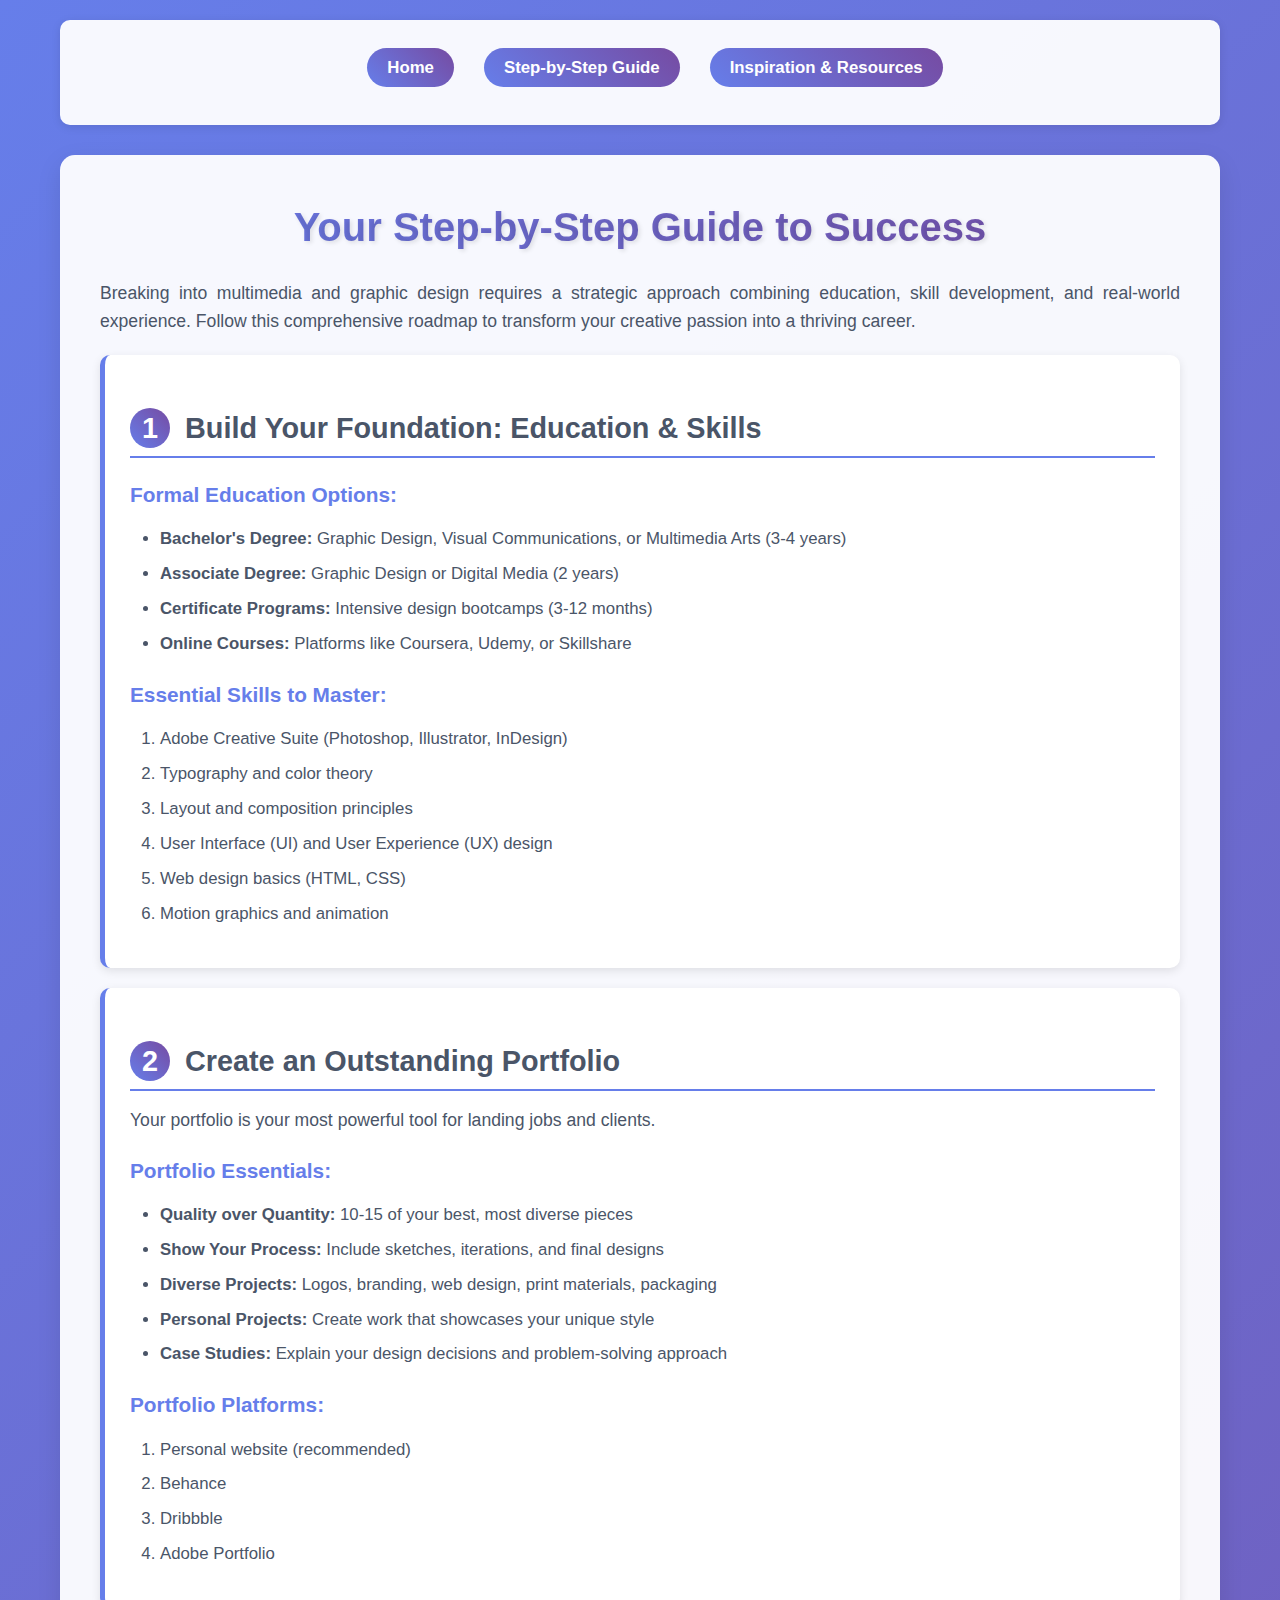
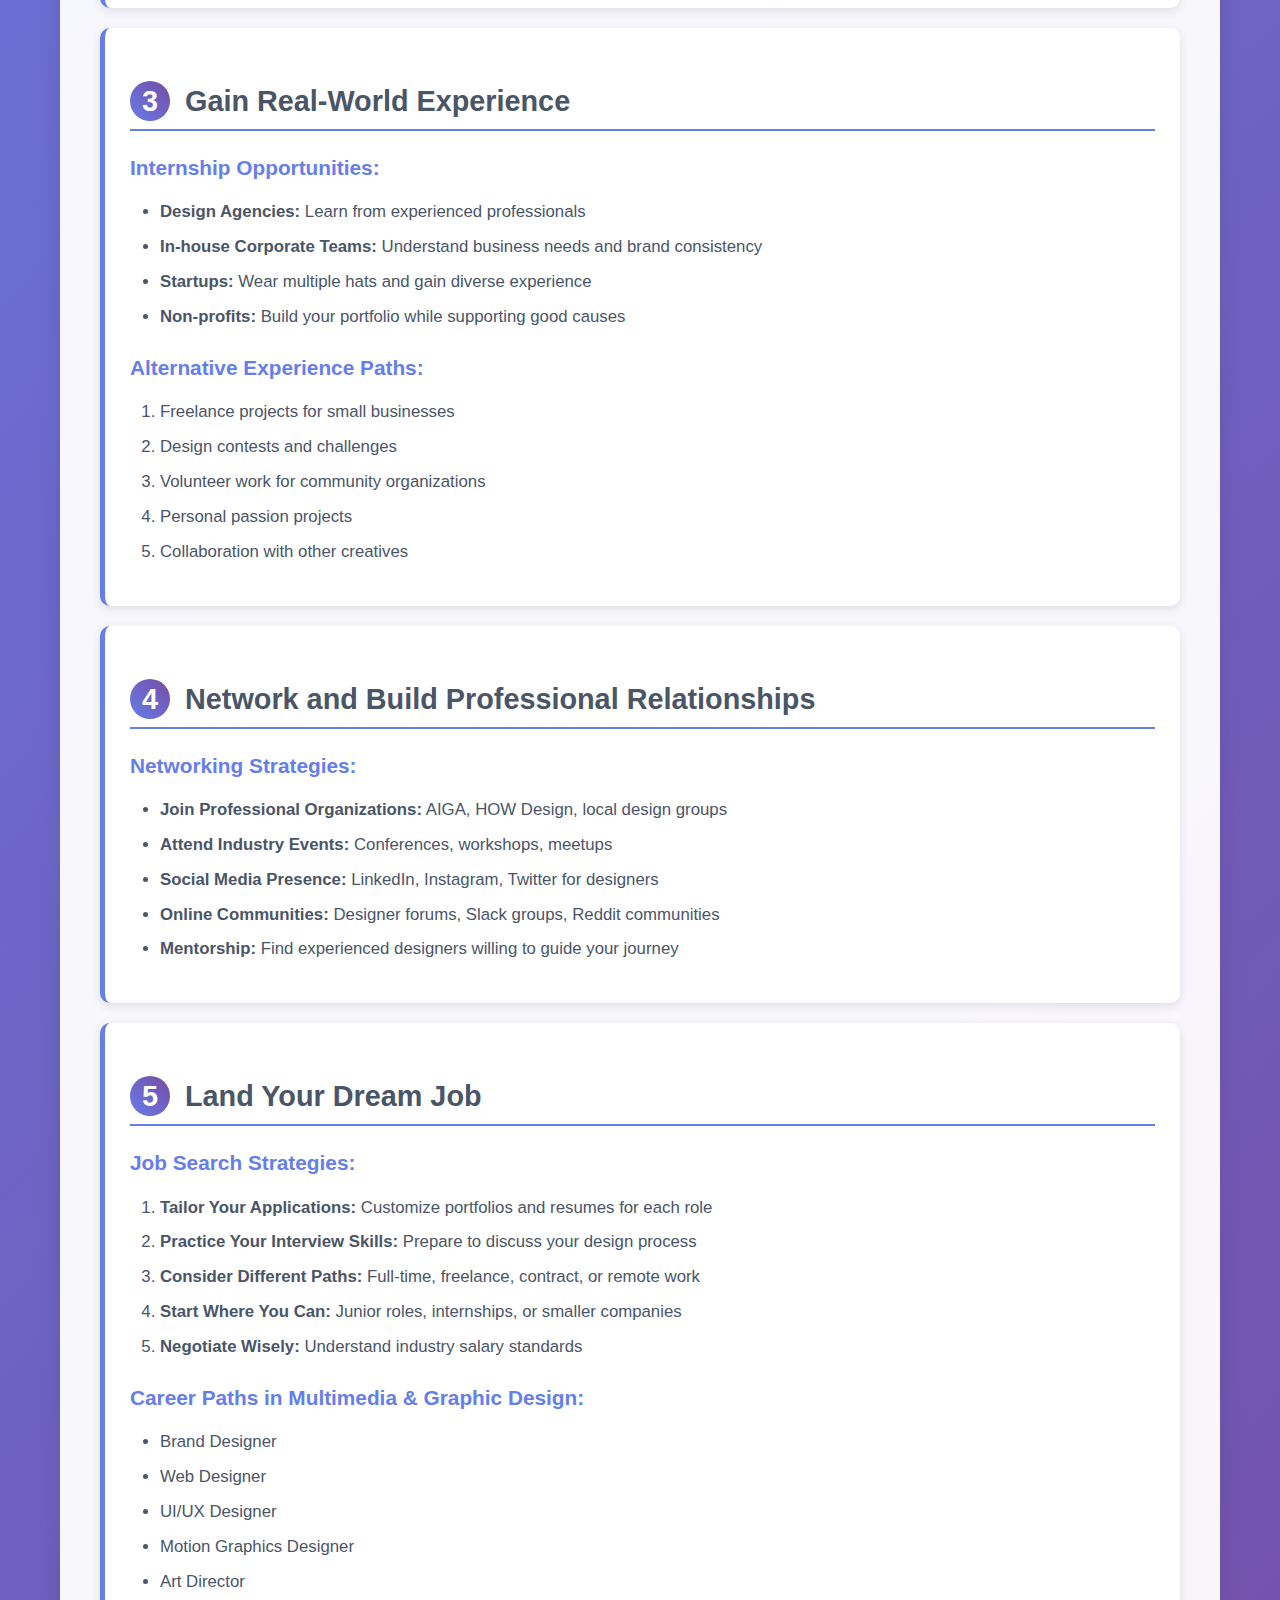
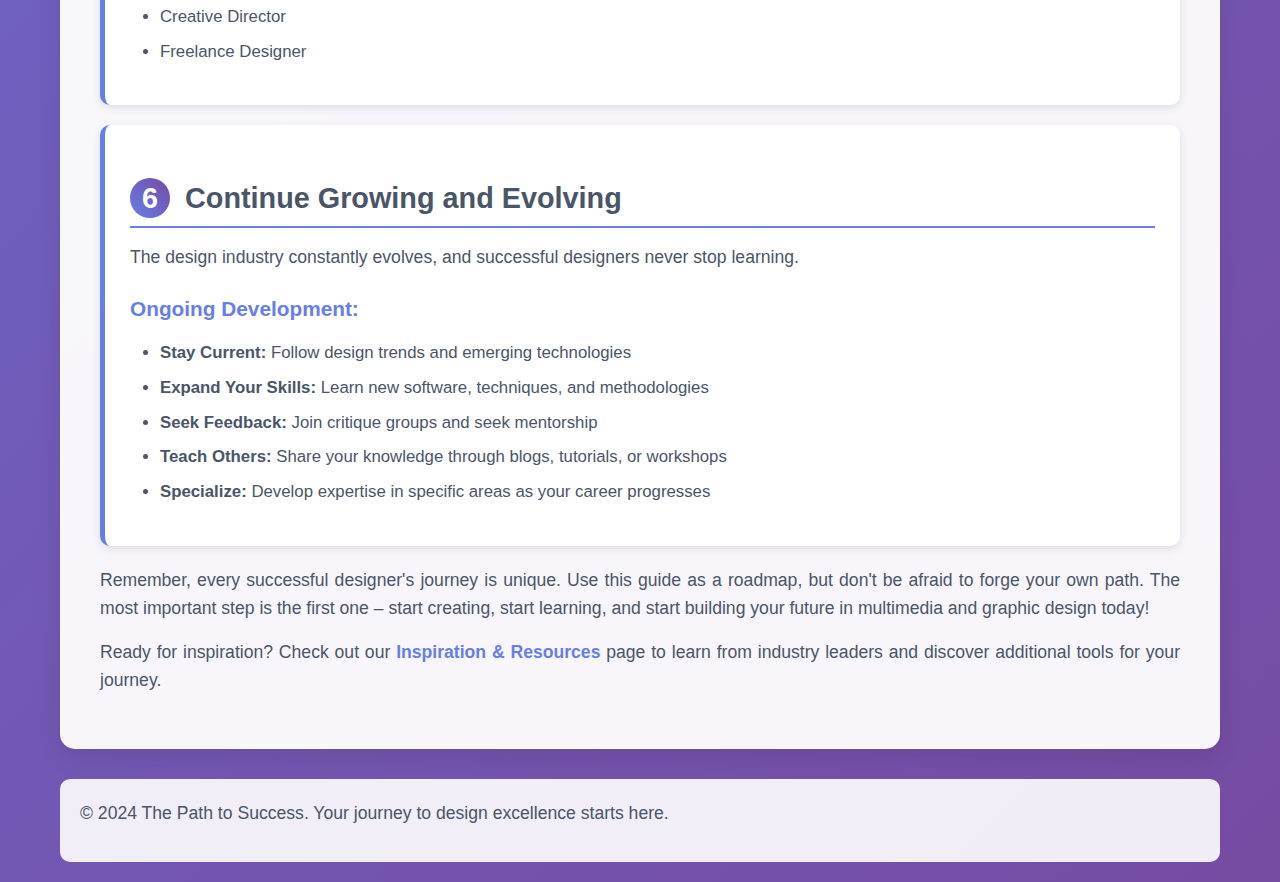
<file: guide.html>
<!DOCTYPE html>
<html lang="en">
<head>
    <meta charset="UTF-8">
    <meta name="viewport" content="width=device-width, initial-scale=1.0">
    <title>Step-by-Step Guide - The Path to Success</title>
    <link rel="stylesheet" href="styles.css">
</head>
<body>
    <div class="container">
        <header>
            <nav>
                <ul>
                    <li><a href="index.html">Home</a></li>
                    <li><a href="guide.html">Step-by-Step Guide</a></li>
                    <li><a href="inspiration.html">Inspiration & Resources</a></li>
                </ul>
            </nav>
        </header>

        <main>
            <h1>Your Step-by-Step Guide to Success</h1>
            
            <p>
                Breaking into multimedia and graphic design requires a strategic approach combining education, 
                skill development, and real-world experience. Follow this comprehensive roadmap to transform 
                your creative passion into a thriving career.
            </p>

            <div class="step-card">
                <h2><span class="step-number">1</span>Build Your Foundation: Education & Skills</h2>
                <h3>Formal Education Options:</h3>
                <ul>
                    <li><strong>Bachelor's Degree:</strong> Graphic Design, Visual Communications, or Multimedia Arts (3-4 years)</li>
                    <li><strong>Associate Degree:</strong> Graphic Design or Digital Media (2 years)</li>
                    <li><strong>Certificate Programs:</strong> Intensive design bootcamps (3-12 months)</li>
                    <li><strong>Online Courses:</strong> Platforms like Coursera, Udemy, or Skillshare</li>
                </ul>
                
                <h3>Essential Skills to Master:</h3>
                <ol>
                    <li>Adobe Creative Suite (Photoshop, Illustrator, InDesign)</li>
                    <li>Typography and color theory</li>
                    <li>Layout and composition principles</li>
                    <li>User Interface (UI) and User Experience (UX) design</li>
                    <li>Web design basics (HTML, CSS)</li>
                    <li>Motion graphics and animation</li>
                </ol>
            </div>

            <div class="step-card">
                <h2><span class="step-number">2</span>Create an Outstanding Portfolio</h2>
                <p>Your portfolio is your most powerful tool for landing jobs and clients.</p>
                
                <h3>Portfolio Essentials:</h3>
                <ul>
                    <li><strong>Quality over Quantity:</strong> 10-15 of your best, most diverse pieces</li>
                    <li><strong>Show Your Process:</strong> Include sketches, iterations, and final designs</li>
                    <li><strong>Diverse Projects:</strong> Logos, branding, web design, print materials, packaging</li>
                    <li><strong>Personal Projects:</strong> Create work that showcases your unique style</li>
                    <li><strong>Case Studies:</strong> Explain your design decisions and problem-solving approach</li>
                </ul>

                <h3>Portfolio Platforms:</h3>
                <ol>
                    <li>Personal website (recommended)</li>
                    <li>Behance</li>
                    <li>Dribbble</li>
                    <li>Adobe Portfolio</li>
                </ol>
            </div>

            <div class="step-card">
                <h2><span class="step-number">3</span>Gain Real-World Experience</h2>
                
                <h3>Internship Opportunities:</h3>
                <ul>
                    <li><strong>Design Agencies:</strong> Learn from experienced professionals</li>
                    <li><strong>In-house Corporate Teams:</strong> Understand business needs and brand consistency</li>
                    <li><strong>Startups:</strong> Wear multiple hats and gain diverse experience</li>
                    <li><strong>Non-profits:</strong> Build your portfolio while supporting good causes</li>
                </ul>

                <h3>Alternative Experience Paths:</h3>
                <ol>
                    <li>Freelance projects for small businesses</li>
                    <li>Design contests and challenges</li>
                    <li>Volunteer work for community organizations</li>
                    <li>Personal passion projects</li>
                    <li>Collaboration with other creatives</li>
                </ol>
            </div>

            <div class="step-card">
                <h2><span class="step-number">4</span>Network and Build Professional Relationships</h2>
                
                <h3>Networking Strategies:</h3>
                <ul>
                    <li><strong>Join Professional Organizations:</strong> AIGA, HOW Design, local design groups</li>
                    <li><strong>Attend Industry Events:</strong> Conferences, workshops, meetups</li>
                    <li><strong>Social Media Presence:</strong> LinkedIn, Instagram, Twitter for designers</li>
                    <li><strong>Online Communities:</strong> Designer forums, Slack groups, Reddit communities</li>
                    <li><strong>Mentorship:</strong> Find experienced designers willing to guide your journey</li>
                </ul>
            </div>

            <div class="step-card">
                <h2><span class="step-number">5</span>Land Your Dream Job</h2>
                
                <h3>Job Search Strategies:</h3>
                <ol>
                    <li><strong>Tailor Your Applications:</strong> Customize portfolios and resumes for each role</li>
                    <li><strong>Practice Your Interview Skills:</strong> Prepare to discuss your design process</li>
                    <li><strong>Consider Different Paths:</strong> Full-time, freelance, contract, or remote work</li>
                    <li><strong>Start Where You Can:</strong> Junior roles, internships, or smaller companies</li>
                    <li><strong>Negotiate Wisely:</strong> Understand industry salary standards</li>
                </ol>

                <h3>Career Paths in Multimedia & Graphic Design:</h3>
                <ul>
                    <li>Brand Designer</li>
                    <li>Web Designer</li>
                    <li>UI/UX Designer</li>
                    <li>Motion Graphics Designer</li>
                    <li>Art Director</li>
                    <li>Creative Director</li>
                    <li>Freelance Designer</li>
                </ul>
            </div>

            <div class="step-card">
                <h2><span class="step-number">6</span>Continue Growing and Evolving</h2>
                
                <p>The design industry constantly evolves, and successful designers never stop learning.</p>
                
                <h3>Ongoing Development:</h3>
                <ul>
                    <li><strong>Stay Current:</strong> Follow design trends and emerging technologies</li>
                    <li><strong>Expand Your Skills:</strong> Learn new software, techniques, and methodologies</li>
                    <li><strong>Seek Feedback:</strong> Join critique groups and seek mentorship</li>
                    <li><strong>Teach Others:</strong> Share your knowledge through blogs, tutorials, or workshops</li>
                    <li><strong>Specialize:</strong> Develop expertise in specific areas as your career progresses</li>
                </ul>
            </div>

            <p>
                Remember, every successful designer's journey is unique. Use this guide as a roadmap, but don't be afraid 
                to forge your own path. The most important step is the first one – start creating, start learning, and 
                start building your future in multimedia and graphic design today!
            </p>

            <p>
                Ready for inspiration? Check out our <a href="inspiration.html">Inspiration & Resources</a> page to 
                learn from industry leaders and discover additional tools for your journey.
            </p>
        </main>

        <footer>
            <p>&copy; 2024 The Path to Success. Your journey to design excellence starts here.</p>
        </footer>
    </div>
</body>
</html>
</file>
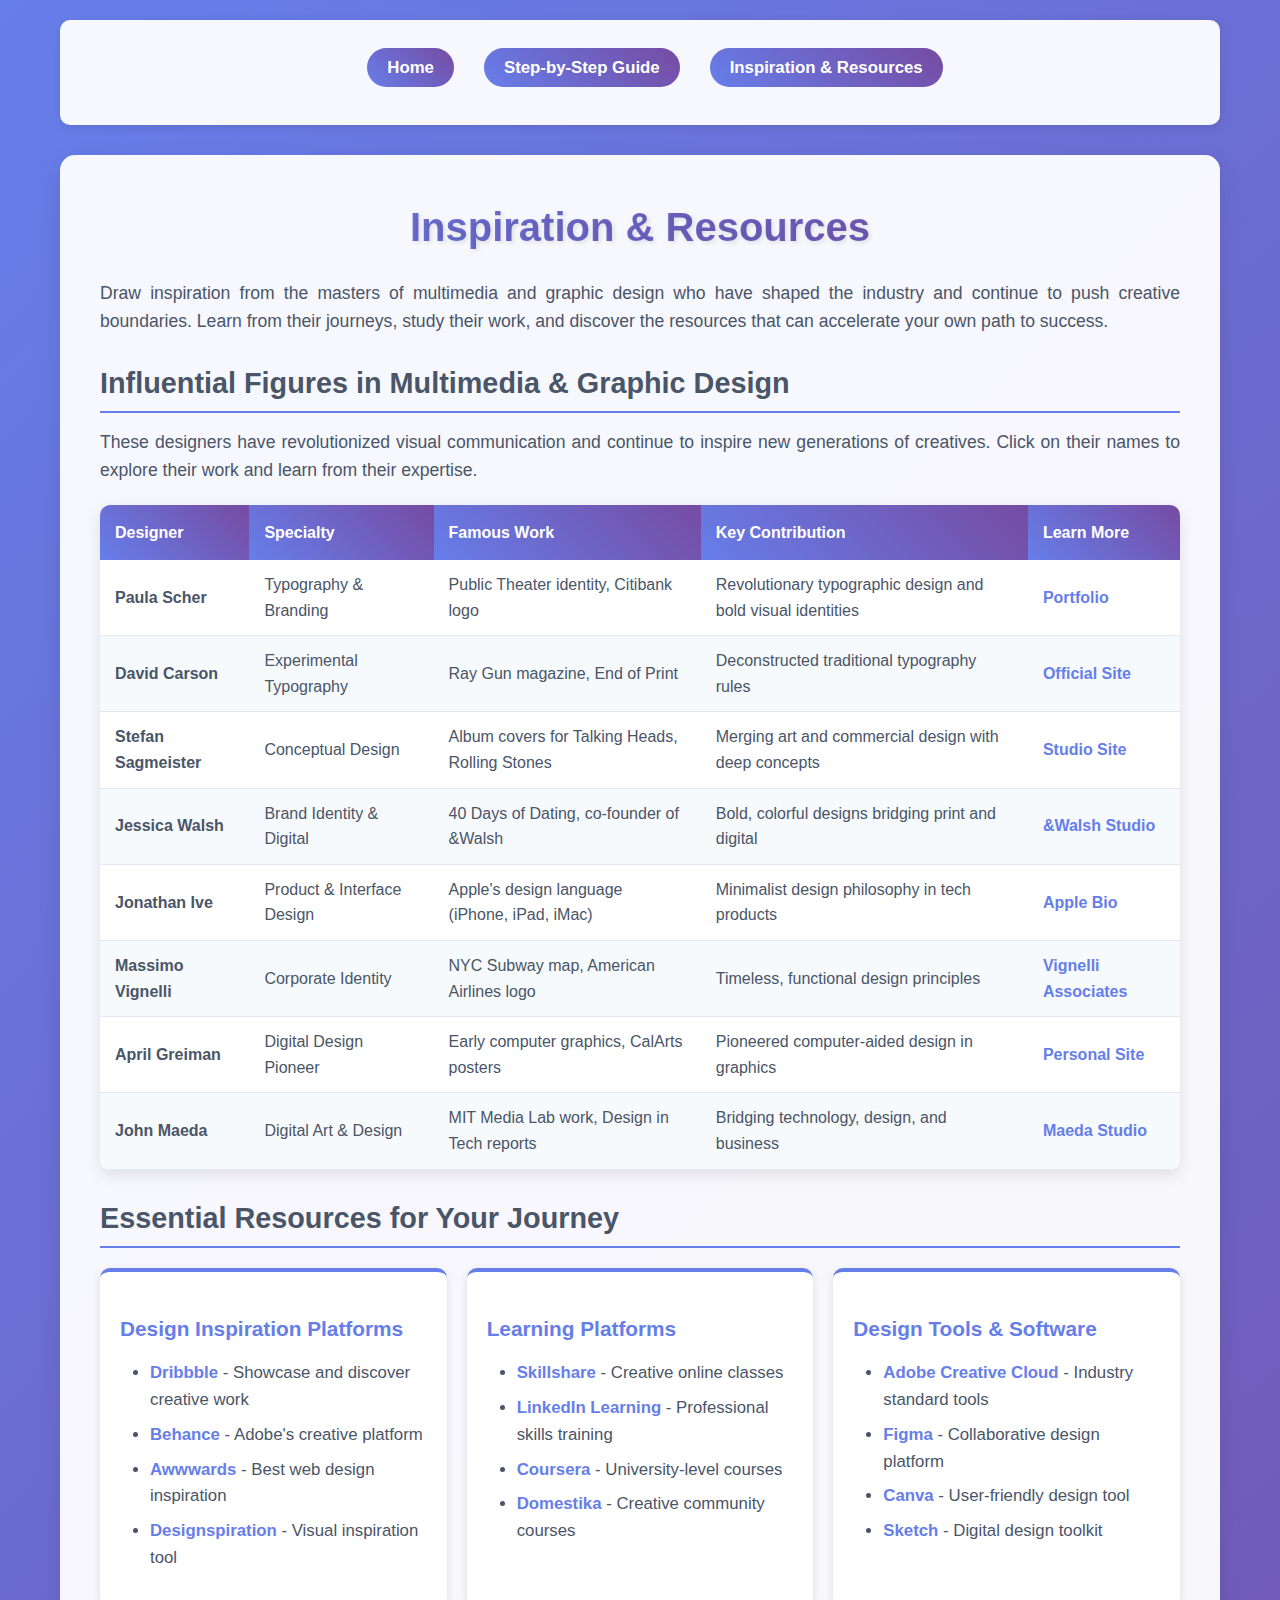
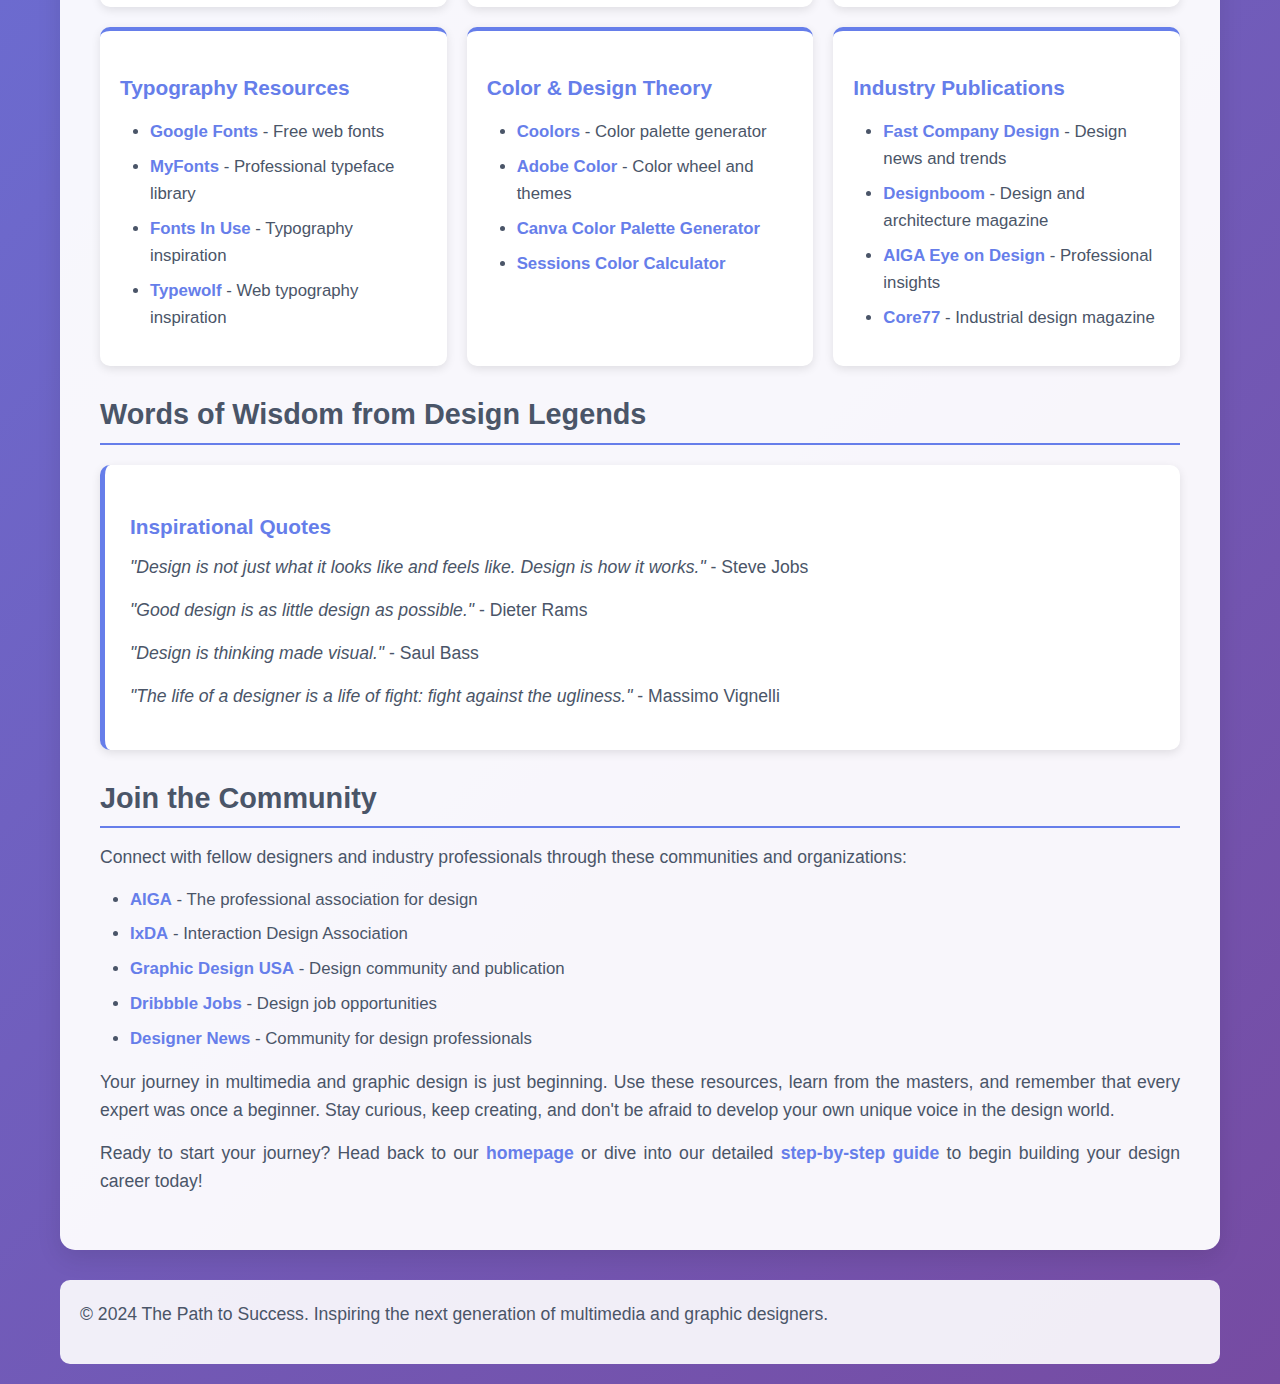
<file: inspiration.html>
<!DOCTYPE html>
<html lang="en">
<head>
    <meta charset="UTF-8">
    <meta name="viewport" content="width=device-width, initial-scale=1.0">
    <title>Inspiration & Resources - The Path to Success</title>
    <link rel="stylesheet" href="styles.css">
</head>
<body>
    <div class="container">
        <header>
            <nav>
                <ul>
                    <li><a href="index.html">Home</a></li>
                    <li><a href="guide.html">Step-by-Step Guide</a></li>
                    <li><a href="inspiration.html">Inspiration & Resources</a></li>
                </ul>
            </nav>
        </header>

        <main>
            <h1>Inspiration & Resources</h1>
            
            <p>
                Draw inspiration from the masters of multimedia and graphic design who have shaped the industry 
                and continue to push creative boundaries. Learn from their journeys, study their work, and 
                discover the resources that can accelerate your own path to success.
            </p>

            <h2>Influential Figures in Multimedia & Graphic Design</h2>
            
            <p>
                These designers have revolutionized visual communication and continue to inspire new generations 
                of creatives. Click on their names to explore their work and learn from their expertise.
            </p>

            <table>
                <thead>
                    <tr>
                        <th>Designer</th>
                        <th>Specialty</th>
                        <th>Famous Work</th>
                        <th>Key Contribution</th>
                        <th>Learn More</th>
                    </tr>
                </thead>
                <tbody>
                    <tr>
                        <td><strong>Paula Scher</strong></td>
                        <td>Typography & Branding</td>
                        <td>Public Theater identity, Citibank logo</td>
                        <td>Revolutionary typographic design and bold visual identities</td>
                        <td><a href="https://www.pentagram.com/about/paula-scher" target="_blank">Portfolio</a></td>
                    </tr>
                    <tr>
                        <td><strong>David Carson</strong></td>
                        <td>Experimental Typography</td>
                        <td>Ray Gun magazine, End of Print</td>
                        <td>Deconstructed traditional typography rules</td>
                        <td><a href="https://www.davidcarsondesign.com" target="_blank">Official Site</a></td>
                    </tr>
                    <tr>
                        <td><strong>Stefan Sagmeister</strong></td>
                        <td>Conceptual Design</td>
                        <td>Album covers for Talking Heads, Rolling Stones</td>
                        <td>Merging art and commercial design with deep concepts</td>
                        <td><a href="https://sagmeisterwalsh.com" target="_blank">Studio Site</a></td>
                    </tr>
                    <tr>
                        <td><strong>Jessica Walsh</strong></td>
                        <td>Brand Identity & Digital</td>
                        <td>40 Days of Dating, co-founder of &Walsh</td>
                        <td>Bold, colorful designs bridging print and digital</td>
                        <td><a href="https://andwalsh.com" target="_blank">&Walsh Studio</a></td>
                    </tr>
                    <tr>
                        <td><strong>Jonathan Ive</strong></td>
                        <td>Product & Interface Design</td>
                        <td>Apple's design language (iPhone, iPad, iMac)</td>
                        <td>Minimalist design philosophy in tech products</td>
                        <td><a href="https://www.apple.com/leadership/jonathan-ive/" target="_blank">Apple Bio</a></td>
                    </tr>
                    <tr>
                        <td><strong>Massimo Vignelli</strong></td>
                        <td>Corporate Identity</td>
                        <td>NYC Subway map, American Airlines logo</td>
                        <td>Timeless, functional design principles</td>
                        <td><a href="https://www.vignelli.com" target="_blank">Vignelli Associates</a></td>
                    </tr>
                    <tr>
                        <td><strong>April Greiman</strong></td>
                        <td>Digital Design Pioneer</td>
                        <td>Early computer graphics, CalArts posters</td>
                        <td>Pioneered computer-aided design in graphics</td>
                        <td><a href="https://www.aprilgreiman.com" target="_blank">Personal Site</a></td>
                    </tr>
                    <tr>
                        <td><strong>John Maeda</strong></td>
                        <td>Digital Art & Design</td>
                        <td>MIT Media Lab work, Design in Tech reports</td>
                        <td>Bridging technology, design, and business</td>
                        <td><a href="https://maedastudio.com" target="_blank">Maeda Studio</a></td>
                    </tr>
                </tbody>
            </table>

            <h2>Essential Resources for Your Journey</h2>

            <div class="resource-grid">
                <div class="resource-card">
                    <h3>Design Inspiration Platforms</h3>
                    <ul>
                        <li><a href="https://dribbble.com" target="_blank">Dribbble</a> - Showcase and discover creative work</li>
                        <li><a href="https://www.behance.net" target="_blank">Behance</a> - Adobe's creative platform</li>
                        <li><a href="https://www.awwwards.com" target="_blank">Awwwards</a> - Best web design inspiration</li>
                        <li><a href="https://designspiration.com" target="_blank">Designspiration</a> - Visual inspiration tool</li>
                    </ul>
                </div>

                <div class="resource-card">
                    <h3>Learning Platforms</h3>
                    <ul>
                        <li><a href="https://www.skillshare.com" target="_blank">Skillshare</a> - Creative online classes</li>
                        <li><a href="https://www.lynda.com" target="_blank">LinkedIn Learning</a> - Professional skills training</li>
                        <li><a href="https://www.coursera.org" target="_blank">Coursera</a> - University-level courses</li>
                        <li><a href="https://www.domestika.org" target="_blank">Domestika</a> - Creative community courses</li>
                    </ul>
                </div>

                <div class="resource-card">
                    <h3>Design Tools & Software</h3>
                    <ul>
                        <li><a href="https://www.adobe.com/creativecloud.html" target="_blank">Adobe Creative Cloud</a> - Industry standard tools</li>
                        <li><a href="https://www.figma.com" target="_blank">Figma</a> - Collaborative design platform</li>
                        <li><a href="https://www.canva.com" target="_blank">Canva</a> - User-friendly design tool</li>
                        <li><a href="https://www.sketch.com" target="_blank">Sketch</a> - Digital design toolkit</li>
                    </ul>
                </div>

                <div class="resource-card">
                    <h3>Typography Resources</h3>
                    <ul>
                        <li><a href="https://fonts.google.com" target="_blank">Google Fonts</a> - Free web fonts</li>
                        <li><a href="https://www.myfonts.com" target="_blank">MyFonts</a> - Professional typeface library</li>
                        <li><a href="https://fontsinuse.com" target="_blank">Fonts In Use</a> - Typography inspiration</li>
                        <li><a href="https://www.typewolf.com" target="_blank">Typewolf</a> - Web typography inspiration</li>
                    </ul>
                </div>

                <div class="resource-card">
                    <h3>Color & Design Theory</h3>
                    <ul>
                        <li><a href="https://coolors.co" target="_blank">Coolors</a> - Color palette generator</li>
                        <li><a href="https://color.adobe.com" target="_blank">Adobe Color</a> - Color wheel and themes</li>
                        <li><a href="https://www.canva.com/colors/" target="_blank">Canva Color Palette Generator</a></li>
                        <li><a href="https://www.sessions.edu/color-calculator/" target="_blank">Sessions Color Calculator</a></li>
                    </ul>
                </div>

                <div class="resource-card">
                    <h3>Industry Publications</h3>
                    <ul>
                        <li><a href="https://www.fastcompany.com/design" target="_blank">Fast Company Design</a> - Design news and trends</li>
                        <li><a href="https://www.designboom.com" target="_blank">Designboom</a> - Design and architecture magazine</li>
                        <li><a href="https://eyeondesign.aiga.org" target="_blank">AIGA Eye on Design</a> - Professional insights</li>
                        <li><a href="https://www.core77.com" target="_blank">Core77</a> - Industrial design magazine</li>
                    </ul>
                </div>
            </div>

            <h2>Words of Wisdom from Design Legends</h2>
            
            <div class="step-card">
                <h3>Inspirational Quotes</h3>
                <blockquote>
                    <p><em>"Design is not just what it looks like and feels like. Design is how it works."</em> - Steve Jobs</p>
                </blockquote>
                <blockquote>
                    <p><em>"Good design is as little design as possible."</em> - Dieter Rams</p>
                </blockquote>
                <blockquote>
                    <p><em>"Design is thinking made visual."</em> - Saul Bass</p>
                </blockquote>
                <blockquote>
                    <p><em>"The life of a designer is a life of fight: fight against the ugliness."</em> - Massimo Vignelli</p>
                </blockquote>
            </div>

            <h2>Join the Community</h2>
            
            <p>
                Connect with fellow designers and industry professionals through these communities and organizations:
            </p>

            <ul>
                <li><strong><a href="https://www.aiga.org" target="_blank">AIGA</a></strong> - The professional association for design</li>
                <li><strong><a href="https://www.ixda.org" target="_blank">IxDA</a></strong> - Interaction Design Association</li>
                <li><strong><a href="https://gdusa.com" target="_blank">Graphic Design USA</a></strong> - Design community and publication</li>
                <li><strong><a href="https://dribbble.com/jobs" target="_blank">Dribbble Jobs</a></strong> - Design job opportunities</li>
                <li><strong><a href="https://designernews.co" target="_blank">Designer News</a></strong> - Community for design professionals</li>
            </ul>

            <p>
                Your journey in multimedia and graphic design is just beginning. Use these resources, learn from 
                the masters, and remember that every expert was once a beginner. Stay curious, keep creating, 
                and don't be afraid to develop your own unique voice in the design world.
            </p>

            <p>
                Ready to start your journey? Head back to our <a href="index.html">homepage</a> or dive into 
                our detailed <a href="guide.html">step-by-step guide</a> to begin building your design career today!
            </p>
        </main>

        <footer>
            <p>&copy; 2024 The Path to Success. Inspiring the next generation of multimedia and graphic designers.</p>
        </footer>
    </div>
</body>
</html>
</file>
<file: styles.css>
/* The Path to Success - Career Dreams Website Styles */
* {
    margin: 0;
    padding: 0;
    box-sizing: border-box;
}

body {
    font-family: 'Arial', sans-serif;
    line-height: 1.6;
    color: #333;
    background: linear-gradient(135deg, #667eea 0%, #764ba2 100%);
    min-height: 100vh;
}

.container {
    max-width: 1200px;
    margin: 0 auto;
    padding: 20px;
}

/* Header Styles */
header {
    background: rgba(255, 255, 255, 0.95);
    box-shadow: 0 2px 10px rgba(0,0,0,0.1);
    margin-bottom: 30px;
    border-radius: 10px;
}

nav {
    padding: 20px;
    text-align: center;
}

nav ul {
    list-style: none;
    display: inline-flex;
    gap: 30px;
}

nav ul li a {
    text-decoration: none;
    color: #4a5568;
    font-weight: bold;
    padding: 10px 20px;
    border-radius: 25px;
    transition: all 0.3s ease;
    background: linear-gradient(45deg, #667eea, #764ba2);
    color: white;
}

nav ul li a:hover {
    transform: translateY(-2px);
    box-shadow: 0 5px 15px rgba(0,0,0,0.2);
}

/* Main Content Styles */
main {
    background: rgba(255, 255, 255, 0.95);
    padding: 40px;
    border-radius: 15px;
    box-shadow: 0 8px 25px rgba(0,0,0,0.1);
    margin-bottom: 30px;
}

h1 {
    color: #2d3748;
    font-size: 2.5em;
    text-align: center;
    margin-bottom: 20px;
    text-shadow: 2px 2px 4px rgba(0,0,0,0.1);
    background: linear-gradient(45deg, #667eea, #764ba2);
    -webkit-background-clip: text;
    -webkit-text-fill-color: transparent;
    background-clip: text;
}

h2 {
    color: #4a5568;
    font-size: 1.8em;
    margin: 25px 0 15px 0;
    border-bottom: 2px solid #667eea;
    padding-bottom: 5px;
}

h3 {
    color: #667eea;
    font-size: 1.3em;
    margin: 20px 0 10px 0;
}

p {
    margin-bottom: 15px;
    font-size: 1.1em;
    color: #4a5568;
    text-align: justify;
}

/* List Styles */
ul, ol {
    margin: 15px 0;
    padding-left: 30px;
}

li {
    margin-bottom: 8px;
    color: #4a5568;
    font-size: 1.05em;
}

/* Image Styles */
.career-image {
    width: 100%;
    max-width: 500px;
    height: 300px;
    object-fit: cover;
    border-radius: 15px;
    border: 4px solid #667eea;
    padding: 10px;
    background: white;
    box-shadow: 0 5px 20px rgba(0,0,0,0.1);
    display: block;
    margin: 20px auto;
    transition: transform 0.3s ease;
}

.career-image:hover {
    transform: scale(1.05);
}

/* Link Styles */
a {
    color: #667eea;
    text-decoration: none;
    font-weight: bold;
    transition: color 0.3s ease;
}

a:hover {
    color: #764ba2;
    text-decoration: underline;
}

/* Table Styles */
table {
    width: 100%;
    border-collapse: collapse;
    margin: 20px 0;
    background: white;
    border-radius: 10px;
    overflow: hidden;
    box-shadow: 0 5px 15px rgba(0,0,0,0.1);
}

th {
    background: linear-gradient(45deg, #667eea, #764ba2);
    color: white;
    padding: 15px;
    text-align: left;
    font-weight: bold;
}

td {
    padding: 12px 15px;
    border-bottom: 1px solid #e2e8f0;
    color: #4a5568;
}

tr:nth-child(even) {
    background-color: #f7fafc;
}

tr:hover {
    background-color: #edf2f7;
    transition: background-color 0.3s ease;
}

/* Footer Styles */
footer {
    text-align: center;
    padding: 20px;
    background: rgba(255, 255, 255, 0.9);
    border-radius: 10px;
    margin-top: 20px;
    color: #4a5568;
}

/* Step Cards for Guide Page */
.step-card {
    background: white;
    padding: 25px;
    margin: 20px 0;
    border-radius: 10px;
    border-left: 5px solid #667eea;
    box-shadow: 0 3px 10px rgba(0,0,0,0.1);
    transition: transform 0.3s ease;
}

.step-card:hover {
    transform: translateX(10px);
}

.step-number {
    background: linear-gradient(45deg, #667eea, #764ba2);
    color: white;
    width: 40px;
    height: 40px;
    border-radius: 50%;
    display: inline-flex;
    align-items: center;
    justify-content: center;
    font-weight: bold;
    margin-right: 15px;
}

/* Resources Section */
.resource-grid {
    display: grid;
    grid-template-columns: repeat(auto-fit, minmax(300px, 1fr));
    gap: 20px;
    margin: 20px 0;
}

.resource-card {
    background: white;
    padding: 20px;
    border-radius: 10px;
    box-shadow: 0 3px 10px rgba(0,0,0,0.1);
    border-top: 4px solid #667eea;
}

/* Responsive Design */
@media (max-width: 768px) {
    nav ul {
        flex-direction: column;
        gap: 10px;
    }
    
    main {
        padding: 20px;
    }
    
    h1 {
        font-size: 2em;
    }
    
    .career-image {
        max-width: 100%;
    }
}
</file>
